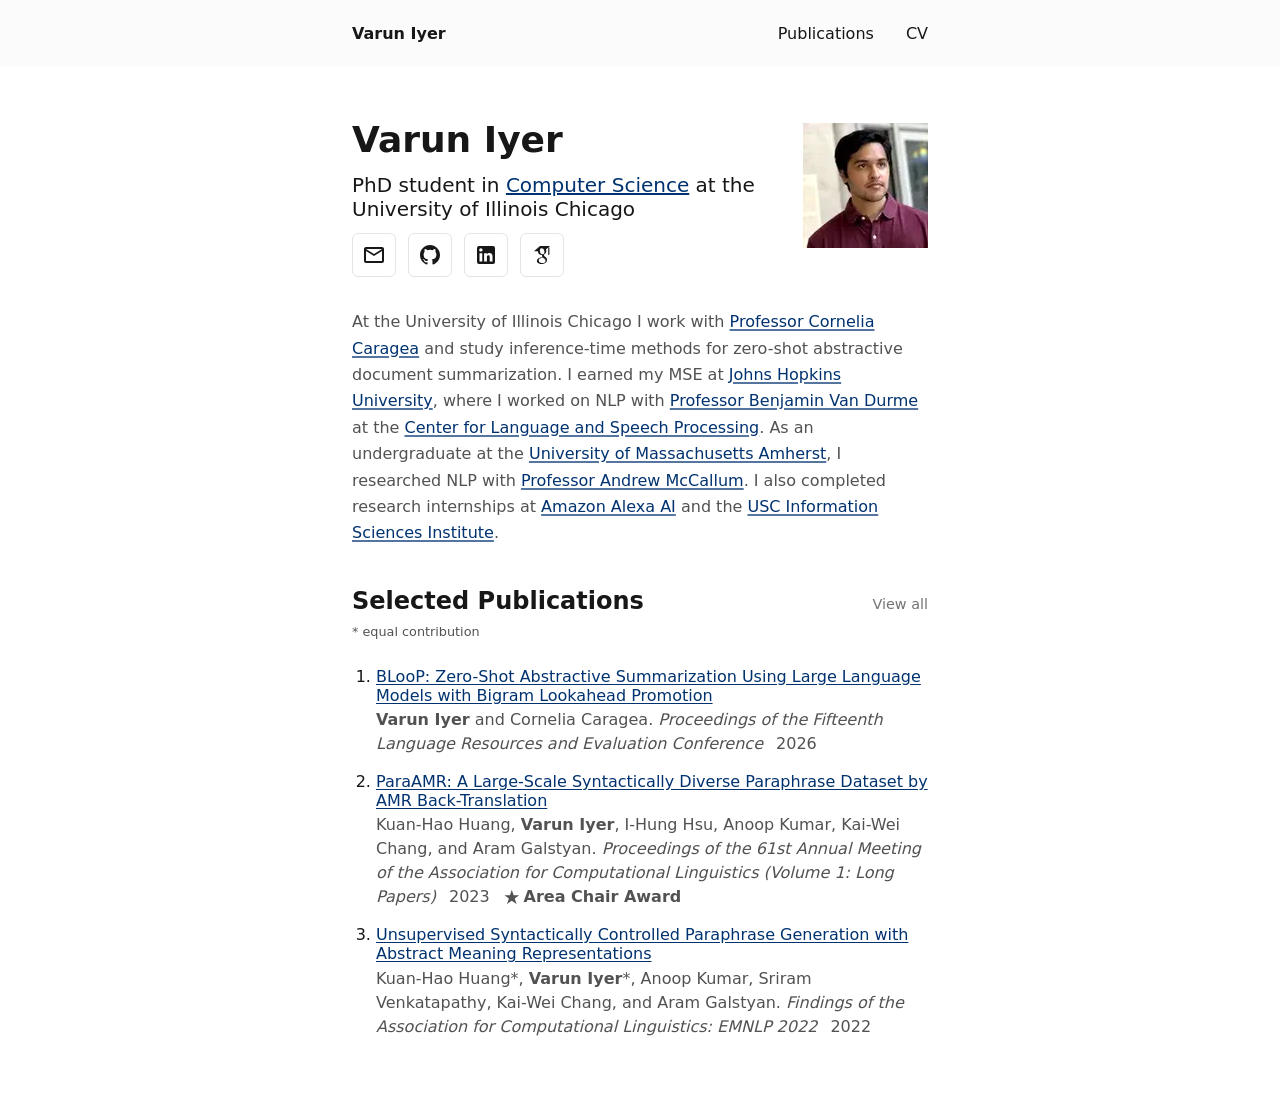
<file: index.html>
<!doctype html><html lang=en-US><head><meta charset=UTF-8><meta name=viewport content="width=device-width,initial-scale=1"><title>Varun Iyer</title><meta name=description content="NLP researcher"><link rel=stylesheet href=/css/style.min.5e8dd6ed25853c1b1f87a3f406db01a0ce4108f9341bd7461d1ac88992c38d44.css integrity="sha256-Xo3W7SWFPBsfh6P0BtsBoM5BCPk0G9dGHRrIiZLDjUQ="><script src=/js/email.min.a2889fb4c7f7e83abbdc01e6266eb8bb6b255cd1eff777be3db1a9ca34d49516.js integrity="sha256-ooiftMf36Dq73AHmJm64u2slXNHv93e+PbGpyjTUlRY=" defer></script><script src=/js/nav.min.29649a962227e3738e21f96c54e7dd76bd17b4dd9e7d0aed8dbcee5df0819ed1.js integrity="sha256-KWSaliIn43OOIflsVOfddr0XtN2efQrtjbzuXfCBntE=" defer></script><meta name=generator content="Hugo 0.169.0"></head><body><header class=site-header><div class=site-header-bar><a href=/ class="nav-link nav-home">Varun Iyer</a><nav class=desktop-nav><a href=/publications/ class=nav-link>Publications</a>
<a href=/CV.pdf class=nav-link target=_blank rel="noopener noreferrer">CV</a></nav><button type=button class=mobile-nav-toggle aria-label="Toggle navigation" aria-expanded=false aria-controls=mobile-nav>
<svg class="icon-menu" viewBox="0 0 24 24" fill="none" stroke="currentColor" stroke-width="2" stroke-linecap="round" stroke-linejoin="round"><line x1="3" y1="12" x2="21" y2="12"/><line x1="3" y1="6" x2="21" y2="6"/><line x1="3" y1="18" x2="21" y2="18"/></svg>
<svg class="icon-close" viewBox="0 0 24 24" fill="none" stroke="currentColor" stroke-width="2" stroke-linecap="round" stroke-linejoin="round"><line x1="18" y1="6" x2="6" y2="18"/><line x1="6" y1="6" x2="18" y2="18"/></svg></button></div><nav id=mobile-nav class=mobile-nav><a href=/publications/ class=nav-link>Publications</a>
<a href=/CV.pdf class=nav-link target=_blank rel="noopener noreferrer">CV</a></nav></header><main class=main-content><section class=about-section><div class=about-header><div class=about-info><h1 class=about-name>Varun Iyer</h1><h2 class=about-degree>PhD student in
<a href=https://cs.uic.edu/>Computer Science</a>
at the University of Illinois Chicago</h2><div class=contact-links><a href=# data-email="dmFydW5AdmFydW5peWVyLm5ldA==" rel=nofollow class=contact-link aria-label=Email><svg viewBox="0 0 24 24" fill="currentColor"><path d="M20 4H4C2.9 4 2 4.9 2 6v12c0 1.1.9 2 2 2h16c1.1.0 2-.9 2-2V6c0-1.1-.9-2-2-2zm0 2-8 5-8-5h16zm0 12H4V8l8 5 8-5v10z"/></svg>
</a><a href=https://github.com/varuniyer target=_blank rel="noopener noreferrer" class=contact-link aria-label=GitHub><svg viewBox="0 0 24 24" fill="currentColor"><path d="M12 2C6.477 2 2 6.477 2 12c0 4.418 2.865 8.166 6.839 9.489.5.092.682-.217.682-.482.0-.237-.008-.866-.013-1.7-2.782.603-3.369-1.342-3.369-1.342-.454-1.155-1.11-1.463-1.11-1.463-.908-.62.069-.608.069-.608 1.003.07 1.531 1.03 1.531 1.03.892 1.529 2.341 1.087 2.91.832.092-.647.35-1.088.636-1.338-2.22-.253-4.555-1.11-4.555-4.943.0-1.091.39-1.984 1.029-2.683-.103-.253-.446-1.27.098-2.647.0.0.84-.269 2.75 1.025A9.578 9.578.0 0112 6.836a9.59 9.59.0 012.504.337c1.909-1.294 2.747-1.025 2.747-1.025.546 1.377.203 2.394.1 2.647.64.699 1.028 1.592 1.028 2.683.0 3.842-2.339 4.687-4.566 4.935.359.309.678.919.678 1.852.0 1.336-.012 2.415-.012 2.743.0.267.18.578.688.48C19.138 20.163 22 16.418 22 12c0-5.523-4.477-10-10-10z"/></svg>
</a><a href=https://linkedin.com/in/varuniyer1 target=_blank rel="noopener noreferrer" class=contact-link aria-label=LinkedIn><svg viewBox="0 0 24 24" fill="currentColor"><path d="M19 3a2 2 0 012 2v14a2 2 0 01-2 2H5a2 2 0 01-2-2V5a2 2 0 012-2h14m-.5 15.5v-5.3a3.26 3.26.0 00-3.26-3.26c-.85.0-1.84.52-2.32 1.3v-1.11h-2.79v8.37h2.79v-4.93c0-.77.62-1.4 1.39-1.4a1.4 1.4.0 011.4 1.4v4.93h2.79M6.88 8.56a1.68 1.68.0 001.68-1.68c0-.93-.75-1.69-1.68-1.69A1.69 1.69.0 005.19 6.88c0 .93.76 1.68 1.69 1.68m1.39 9.94v-8.37H5.5v8.37h2.77z"/></svg>
</a><a href="https://scholar.google.com/citations?user=TbpEa3cAAAAJ" target=_blank rel="noopener noreferrer" class=contact-link aria-label="Google Scholar"><svg viewBox="0 0 384 512" fill="currentColor"><path d="M343.75868 106.66243V79.430205l19.76497-15.430208H149.63354L20.476345 176.2736h85.656075c-.15534 2.12494-.21914 4.04644-.21914 6.22563.0 20.84472 7.2192 38.08662 21.67203 51.86089 14.45284 13.79702 32.25124 20.64784 53.32651 20.64784 4.92319.0 9.75059-.36794 14.43842-1.02419-2.90722 6.50082-4.37457 12.52302-4.37457 18.14228.0 9.87526 4.49924 20.4304 13.46715 31.6418-39.23377 2.6705-68.06112 9.73264-86.43702 21.16322-10.53108 6.49907-19.000207 14.70396-25.390349 24.5311-6.390569 9.89933-9.577754 20.51525-9.577754 31.9616.0 9.64822 2.062375 18.33611 6.21907 26.06233 4.156694 7.7263 9.577757 14.07047 16.312223 18.98408 6.71825 4.96781 14.46899 9.10088 23.219 12.46874 8.73429 3.34378 17.40643 5.71858 26.06106 7.06258 8.62707 1.34222 17.20471 1.9985 25.70579 1.9985 13.46887.0 26.95353-1.73428 40.54711-5.18707 13.56165-3.48461 26.28022-8.64143 38.17105-15.4927 11.85935-6.80488 21.51545-16.0865 28.9219-27.7183 7.39024-11.67998 11.09457-24.80499 11.09457-39.33613.0-11.01584-2.24964-21.03852-6.7502-30.14073-4.46864-9.07202-9.93785-16.54102-16.45271-22.34403-6.5008-5.81263-12.99987-11.15539-19.51512-15.9679-6.50083-4.84488-12.00021-9.75058-16.46884-14.8129-4.4848-5.04657-6.73444-10.05419-6.73444-14.98395.0-4.92145 1.73422-9.67183 5.21588-14.26559 3.45451-4.6095 7.67376-9.04795 12.60967-13.30571 4.93756-4.24944 9.87523-8.96788 14.79665-14.13302 4.92147-5.14719 9.14072-11.82739 12.60971-20.00822 3.48467-8.17907 5.20318-17.44489 5.20318-27.75679.0-13.4527-2.54714-24.46065-7.54735-33.31348-.59369-1.02243-1.21757-1.80338-1.87511-3.02225l56.90745-46.672136v17.118526c-7.39373.92969-6.62422 5.34582-6.62422 10.6352v128.66719c0 5.95832 4.8751 10.83382 10.83386 10.83382h3.98869c5.95835.0 10.83386-4.87506 10.83386-10.83382V117.29282c0-5.27669.77741-9.68801-6.56167-10.63039zM236.39865 329.14114c1.14099.7503 3.7039 2.78075 7.7184 6.03838 4.0495 3.24319 6.797 5.69582 8.26567 7.41432 1.43851 1.66381 3.5792 4.16501 6.37617 7.54734 2.81268 3.3744 4.7184 6.30394 5.71853 8.73425 1.00016 2.4767 2.01603 5.46089 3.04636 8.94556.98567 3.44488 1.48486 6.97595 1.48486 10.56169.0 17.04813-6.56338 29.68007-19.65604 37.85915-13.125 8.18083-28.76651 12.27368-46.93767 12.27368-9.18709.0-18.2031-1.09289-27.06247-3.1951-8.84322-2.11665-17.31192-5.3362-25.39035-9.60185-8.07846-4.25771-14.57754-10.20337-19.50072-17.79659-4.93764-7.64012-7.40645-16.41464-7.40645-26.24962.0-10.32022 2.79692-19.28987 8.42233-26.90588 5.59343-7.62564 12.93774-13.3919 22.03208-17.3154 9.0624-3.94582 18.24946-6.74232 27.56166-8.39827 9.31221-1.7023 18.79679-2.555 28.43842-2.555 4.46862.0 7.93582.25115 10.40465.69607.45456.21918 3.03188 2.07025 7.73456 5.56326 4.70401 3.46237 7.62565 5.59519 8.75047 6.38401zm-3.35823-100.5779c-7.40648 8.85938-17.73454 13.2882-30.95363 13.2882-11.85933.0-22.29766-4.76482-31.26554-14.31195-8.99984-9.52309-15.42235-20.32803-19.34408-32.43061-3.93752-12.10871-5.90585-23.98423-5.90585-35.648.0-13.6942 3.59542-25.35184 10.7809-34.97598 7.18727-9.64952 17.49915-14.48477 30.93786-14.48477 11.87507.0 22.37423 5.03825 31.43704 15.15677 9.09434 10.08482 15.60961 21.41303 19.5169 33.96799 3.92176 12.5392 5.87345 24.52979 5.87345 35.98399.0 13.44658-3.70256 24.60984-11.07663 33.45436z"/></svg></a></div></div><div class=profile><img src=/profile.ffe3d5bd2b6dd831d60df1e53a64ce484fcc0eb2ed23d1bac3c4e4dbae0e0ca5.webp alt="Varun Iyer" width=125 height=125></div></div><article class=bio><p>At the University of Illinois Chicago I work with <a href=https://www.cs.uic.edu/~cornelia/>Professor Cornelia Caragea</a> and study inference-time methods for zero-shot abstractive document summarization. I earned my MSE at <a href=https://jhu.edu>Johns Hopkins University</a>, where I worked on NLP with <a href=https://www.cs.jhu.edu/~vandurme/>Professor Benjamin Van Durme</a> at the <a href=https://clsp.jhu.edu>Center for Language and Speech Processing</a>. As an undergraduate at the <a href=https://umass.edu>University of Massachusetts Amherst</a>, I researched NLP with <a href=https://en.wikipedia.org/wiki/Andrew_McCallum>Professor Andrew McCallum</a>. I also completed research internships at <a href=https://www.amazon.science/tag/alexa>Amazon Alexa AI</a> and the <a href=https://www.isi.edu>USC Information Sciences Institute</a>.</p></article></section><section class=publications-section><div class=publications-section-header><h2 class=section-title>Selected Publications</h2><a href=/publications/ class=view-all>View all</a></div><p class=publications-legend>* equal contribution</p><ol class=publications-list><li><h2 class=publication-title><a href=https://aclanthology.org/2026.lrec-1.482/>BLooP: Zero-Shot Abstractive Summarization Using Large Language Models with Bigram Lookahead Promotion</a></h2><div class=publication-meta><strong>Varun Iyer</strong> and Cornelia Caragea.
<span class=publication-venue>Proceedings of the Fifteenth Language Resources and Evaluation Conference</span>
<span class=publication-year>2026</span></div></li><li><h2 class=publication-title><a href=https://aclanthology.org/2023.acl-long.447/>ParaAMR: A Large-Scale Syntactically Diverse Paraphrase Dataset by AMR Back-Translation</a></h2><div class=publication-meta>Kuan-Hao Huang, <strong>Varun Iyer</strong>, I-Hung Hsu, Anoop Kumar, Kai-Wei Chang, and Aram Galstyan.
<span class=publication-venue>Proceedings of the 61st Annual Meeting of the Association for Computational Linguistics (Volume 1: Long Papers)</span>
<span class=publication-year>2023</span>
<span class=publication-award><svg viewBox="0 0 24 24" fill="currentColor" aria-hidden="true"><path d="M12 1 9.5 8.5H2L8 13l-2.5 7.5L12 16l6.5 4.5L16 13l6-4.5h-7.5L12 1z"/></svg>
Area Chair Award</span></div></li><li><h2 class=publication-title><a href=https://aclanthology.org/2022.findings-emnlp.111/>Unsupervised Syntactically Controlled Paraphrase Generation with Abstract Meaning Representations</a></h2><div class=publication-meta>Kuan-Hao Huang*, <strong>Varun Iyer</strong>*, Anoop Kumar, Sriram Venkatapathy, Kai-Wei Chang, and Aram Galstyan.
<span class=publication-venue>Findings of the Association for Computational Linguistics: EMNLP 2022</span>
<span class=publication-year>2022</span></div></li></ol></section></main></body></html>
</file>
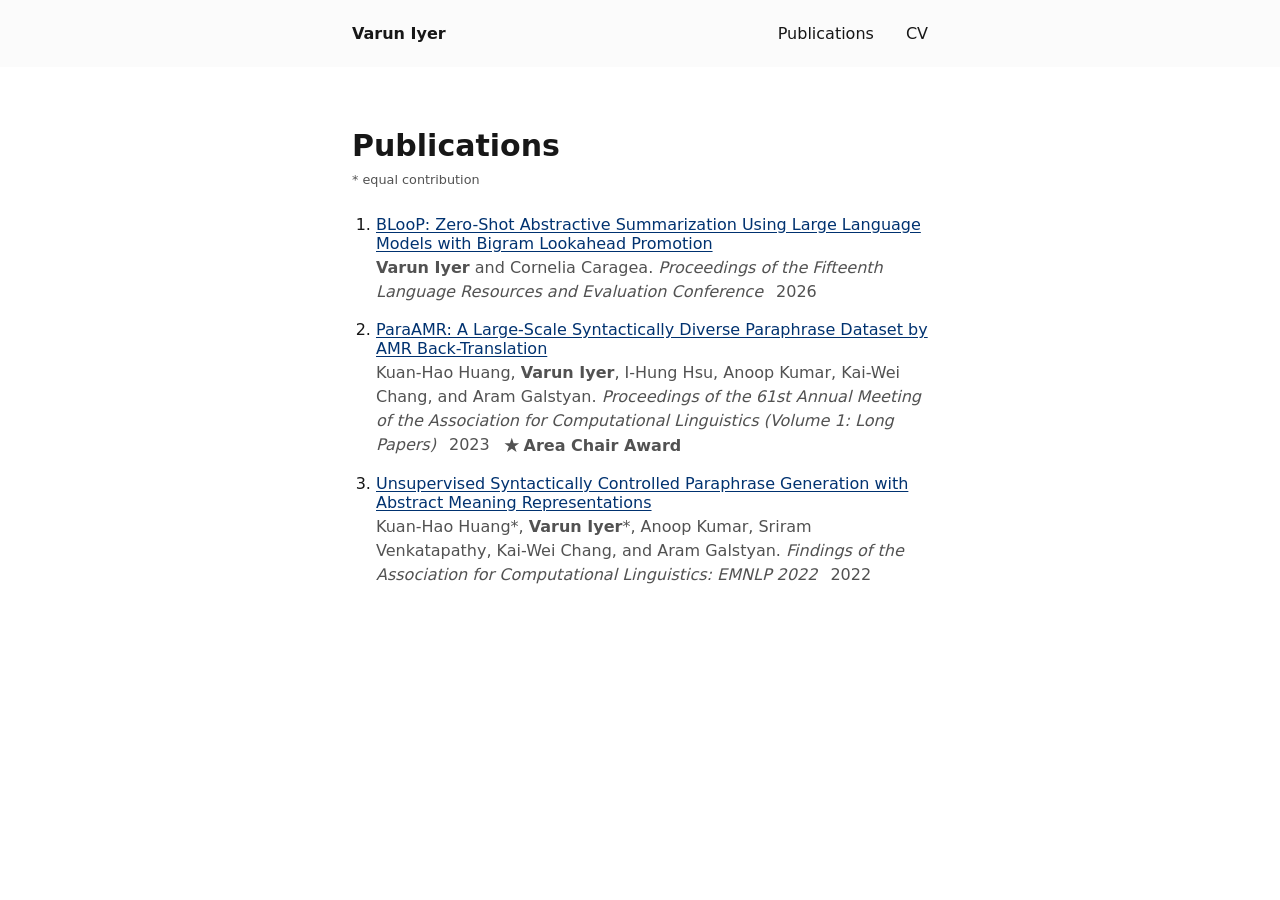
<file: publications/index.html>
<!doctype html><html lang=en-US><head><meta charset=UTF-8><meta name=viewport content="width=device-width,initial-scale=1"><title>Publications | Varun Iyer</title><meta name=description content="NLP researcher"><link rel=stylesheet href=/css/style.min.5e8dd6ed25853c1b1f87a3f406db01a0ce4108f9341bd7461d1ac88992c38d44.css integrity="sha256-Xo3W7SWFPBsfh6P0BtsBoM5BCPk0G9dGHRrIiZLDjUQ="><script src=/js/email.min.a2889fb4c7f7e83abbdc01e6266eb8bb6b255cd1eff777be3db1a9ca34d49516.js integrity="sha256-ooiftMf36Dq73AHmJm64u2slXNHv93e+PbGpyjTUlRY=" defer></script><script src=/js/nav.min.29649a962227e3738e21f96c54e7dd76bd17b4dd9e7d0aed8dbcee5df0819ed1.js integrity="sha256-KWSaliIn43OOIflsVOfddr0XtN2efQrtjbzuXfCBntE=" defer></script></head><body><header class=site-header><div class=site-header-bar><a href=/ class="nav-link nav-home">Varun Iyer</a><nav class=desktop-nav><a href=/publications/ class=nav-link>Publications</a>
<a href=/CV.pdf class=nav-link target=_blank rel="noopener noreferrer">CV</a></nav><button type=button class=mobile-nav-toggle aria-label="Toggle navigation" aria-expanded=false aria-controls=mobile-nav>
<svg class="icon-menu" viewBox="0 0 24 24" fill="none" stroke="currentColor" stroke-width="2" stroke-linecap="round" stroke-linejoin="round"><line x1="3" y1="12" x2="21" y2="12"/><line x1="3" y1="6" x2="21" y2="6"/><line x1="3" y1="18" x2="21" y2="18"/></svg>
<svg class="icon-close" viewBox="0 0 24 24" fill="none" stroke="currentColor" stroke-width="2" stroke-linecap="round" stroke-linejoin="round"><line x1="18" y1="6" x2="6" y2="18"/><line x1="6" y1="6" x2="18" y2="18"/></svg></button></div><nav id=mobile-nav class=mobile-nav><a href=/publications/ class=nav-link>Publications</a>
<a href=/CV.pdf class=nav-link target=_blank rel="noopener noreferrer">CV</a></nav></header><main class=main-content><section class=publications-section><h1 class=page-title>Publications</h1><p class=publications-legend>* equal contribution</p><ol class=publications-list><li><h2 class=publication-title><a href=https://aclanthology.org/2026.lrec-1.482/>BLooP: Zero-Shot Abstractive Summarization Using Large Language Models with Bigram Lookahead Promotion</a></h2><div class=publication-meta><strong>Varun Iyer</strong> and Cornelia Caragea.
<span class=publication-venue>Proceedings of the Fifteenth Language Resources and Evaluation Conference</span>
<span class=publication-year>2026</span></div></li><li><h2 class=publication-title><a href=https://aclanthology.org/2023.acl-long.447/>ParaAMR: A Large-Scale Syntactically Diverse Paraphrase Dataset by AMR Back-Translation</a></h2><div class=publication-meta>Kuan-Hao Huang, <strong>Varun Iyer</strong>, I-Hung Hsu, Anoop Kumar, Kai-Wei Chang, and Aram Galstyan.
<span class=publication-venue>Proceedings of the 61st Annual Meeting of the Association for Computational Linguistics (Volume 1: Long Papers)</span>
<span class=publication-year>2023</span>
<span class=publication-award><svg viewBox="0 0 24 24" fill="currentColor" aria-hidden="true"><path d="M12 1 9.5 8.5H2L8 13l-2.5 7.5L12 16l6.5 4.5L16 13l6-4.5h-7.5L12 1z"/></svg>
Area Chair Award</span></div></li><li><h2 class=publication-title><a href=https://aclanthology.org/2022.findings-emnlp.111/>Unsupervised Syntactically Controlled Paraphrase Generation with Abstract Meaning Representations</a></h2><div class=publication-meta>Kuan-Hao Huang*, <strong>Varun Iyer</strong>*, Anoop Kumar, Sriram Venkatapathy, Kai-Wei Chang, and Aram Galstyan.
<span class=publication-venue>Findings of the Association for Computational Linguistics: EMNLP 2022</span>
<span class=publication-year>2022</span></div></li></ol></section></main></body></html>
</file>
